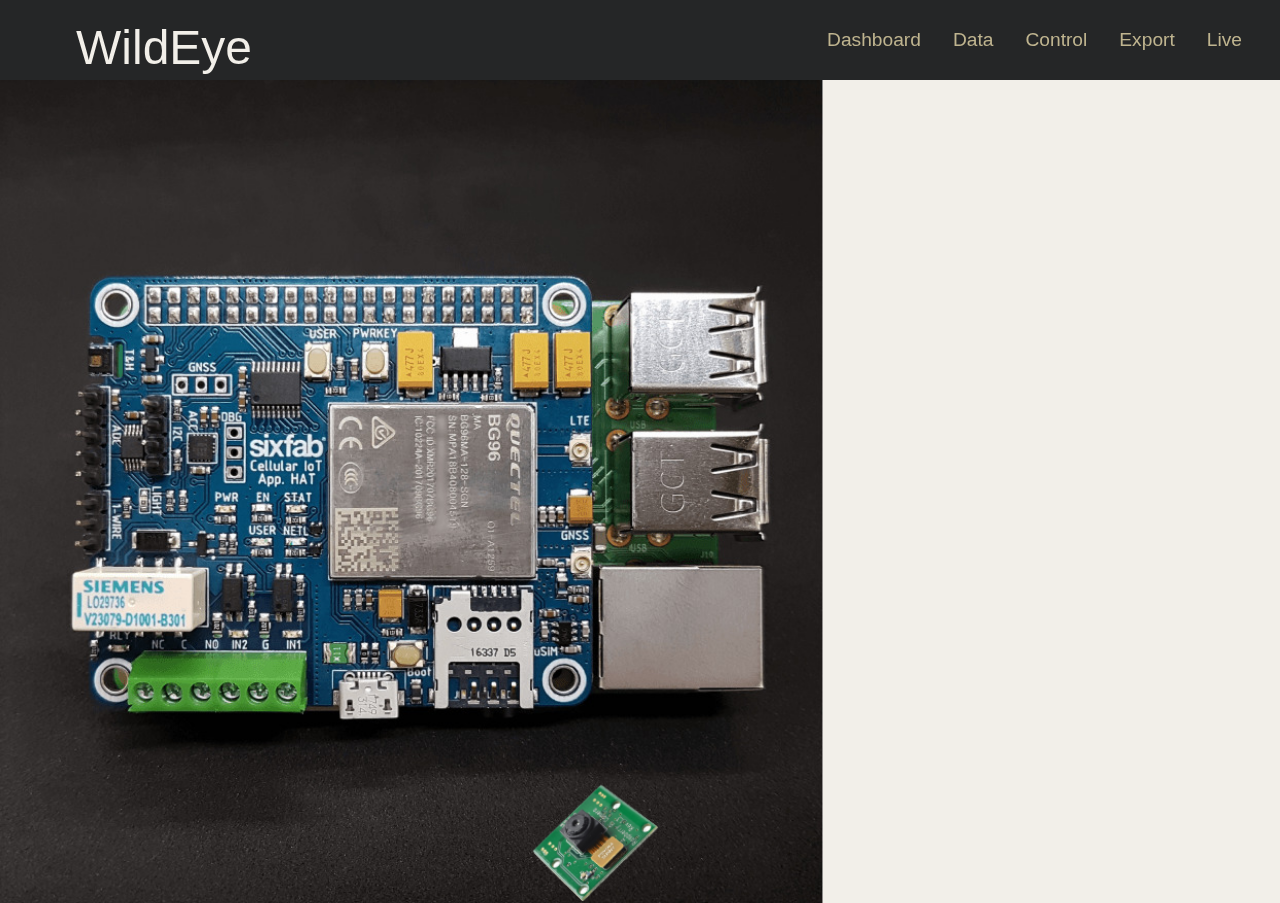
<file: public/control.html>
<!DOCTYPE html>
<html>
    <head>
        <link rel="stylesheet" href="https://maxcdn.bootstrapcdn.com/bootstrap/4.5.2/css/bootstrap.min.css">
        <link rel="stylesheet" href="style3.css">
        <link rel="stylesheet" href="https://use.fontawesome.com/releases/v5.15.2/css/all.css" integrity="sha384-vSIIfh2YWi9wW0r9iZe7RJPrKwp6bG+s9QZMoITbCckVJqGCCRhc+ccxNcdpHuYu" crossorigin="anonymous">
        
        <script src="https://ajax.googleapis.com/ajax/libs/jquery/3.1.0/jquery.min.js"></script>
        
        <script src="https://maxcdn.bootstrapcdn.com/bootstrap/3.3.7/js/bootstrap.min.js"></script>
        <title>Animatic</title>
    </head>
    <body>
        <nav class="navbar">
            <div class="navbar__container">
                <a href="index.html" id="navbar__logo">WildEye</a>
                <div class="navbar__toggle" id="mobile-menu">
                    <span class="bar"></span>
                    <span class="bar"></span>
                    <span class="bar"></span>
                </div>
                <ul class="navbar__menu">
                    <li class="navbar__item">
                        <a href="index.html" class="navbar__links">Dashboard</a>
                    </li>
                    <li class="navbar__item">
                        <a href="data.html" class="navbar__links">Data</a>
                    </li>
                    <li class="navbar__item">
                        <a href="control.html" class="navbar__links">Control</a>
                    </li>
                    <li class="navbar__item">
                        <a href="/" class="navbar__links">Export</a>
                    </li>
                    <li class="navbar__item">
                        <a href="/" class="navbar__links">Live</a>
                    </li>
                </ul>
            </div>
        </nav>
        <div class="main__images"> 
            <div class="row">
                <div class="col-8">
                <div class="parts">             
                    <div class="hvrbox">
                        <img src="images/cutImage/image_part_001.jpg"  class="hvrbox-layer_bottom">
                    </div>
                    <div class="hvrbox">
                        <img src="images/cutImage/image_part_002.jpg"  class="hvrbox-layer_bottom">
                    </div>
                    <div class="hvrbox">
                        <img src="images/cutImage/image_part_003.jpg"  class="hvrbox-layer_bottom">
                    </div>
                    <div class="hvrbox">
                        <img src="images/cutImage/image_part_004.jpg"  class="hvrbox-layer_bottom">
                    </div>
                    <div class="hvrbox">
                        <img src="images/cutImage/image_part_005.jpg"  class="hvrbox-layer_bottom">
                    </div>
                </div>
                <div class="parts">   
                    <div class="hvrbox">
                        <img src="images/cutImage/image_part_006.jpg"  class="hvrbox-layer_bottom">
                        <div class="hvrbox-layer_top">
                            <div class="hvrbox-text">
                                <a href="camera.html">
                                    <button>Temperature</button>
                                </a></div>
                        </div>
                    </div>
                    <div class="hvrbox">
                        <img src="images/cutImage/image_part_007.jpg"  class="hvrbox-layer_bottom">
                        
                    </div>
                    <div class="hvrbox">
                        <img src="images/cutImage/image_part_008.jpg"  class="hvrbox-layer_bottom">
                        
                    </div>
                    <div class="hvrbox">
                        <img src="images/cutImage/image_part_009.jpg"  class="hvrbox-layer_bottom">
                        
                    </div>
                    <div class="hvrbox">
                        <img src="images/cutImage/image_part_010.jpg"  class="hvrbox-layer_bottom">
                        
                    </div>
                </div>
                <div class="parts">   
                    <div class="hvrbox">
                        <img src="images/cutImage/image_part_011.jpg"  class="hvrbox-layer_bottom">
                        
                    </div>
                    <div class="hvrbox">
                        <img src="images/cutImage/image_part_012.jpg"  class="hvrbox-layer_bottom">
                        <div class="hvrbox-layer_top">
                            <div class="hvrbox-text" id="Acc">
                                <a href="camera.html">
                                    <button>Accelerometer</button>
                                </a>
                            </div>
                        </div>
                    </div>
                    <div class="hvrbox">
                        <img src="images/cutImage/image_part_013.jpg"  class="hvrbox-layer_bottom">
                    </div>
                    <div class="hvrbox">
                        <img src="images/cutImage/image_part_014.jpg"  class="hvrbox-layer_bottom">
                        <div class="hvrbox-layer_top">
                            <div class="hvrbox-text">
                                <a href="camera.html">
                                    <button>GPS</button>
                                </a>
                            </div>
                        </div>
                    </div>
                    <div class="hvrbox">
                        <img src="images/cutImage/image_part_015.jpg"  class="hvrbox-layer_bottom">
                    </div>
                </div>

                <div class="parts">   
                    <div class="hvrbox">
                        <img src="images/cutImage/image_part_016.jpg"  class="hvrbox-layer_bottom">
                    </div>
                    <div class="hvrbox">
                        <img src="images/cutImage/image_part_017.jpg"  class="hvrbox-layer_bottom">
                    </div>
                    <div class="hvrbox">
                        <img src="images/cutImage/image_part_018.jpg"  class="hvrbox-layer_bottom">
                    </div>
                    <div class="hvrbox">
                        <img src="images/cutImage/image_part_019.jpg"  class="hvrbox-layer_bottom">
                    </div>
                    <div class="hvrbox">
                        <img src="images/cutImage/image_part_020.jpg"  class="hvrbox-layer_bottom">
                    </div>
                </div>
                <div class="parts">   
                    <div class="hvrbox">
                        <img src="images/cutImage/image_part_021.jpg"  class="hvrbox-layer_bottom">
                    </div>
                    <div class="hvrbox">
                        <img src="images/cutImage/image_part_022.jpg"  class="hvrbox-layer_bottom">
                    </div>
                    <div class="hvrbox">
                        <img src="images/cutImage/image_part_023.jpg"  class="hvrbox-layer_bottom">
                    </div>
                    <div class="hvrbox">
                        <img src="images/image (1).png" onclick="myFunction()"  id="cam" class="hvrbox-layer_bottom">
                        <div class="hvrbox-layer_top">
                            <div class="hvrbox-text">
                                <a href="camera.html">
                                    <button>Camera</button>
                                </a>
                                
                            </div>
                        </div>
                    </div>
                    <div class="hvrbox">
                        <img src="images/cutImage/image_part_025.jpg"  class="hvrbox-layer_bottom">
                    </div>
                </div>
            </div>
        </div>
        <div class="col-4">

        </div>
    </div>
    

    <!-- Control menu -->
    
    <!--  -->
    </body>
</html>
</file>
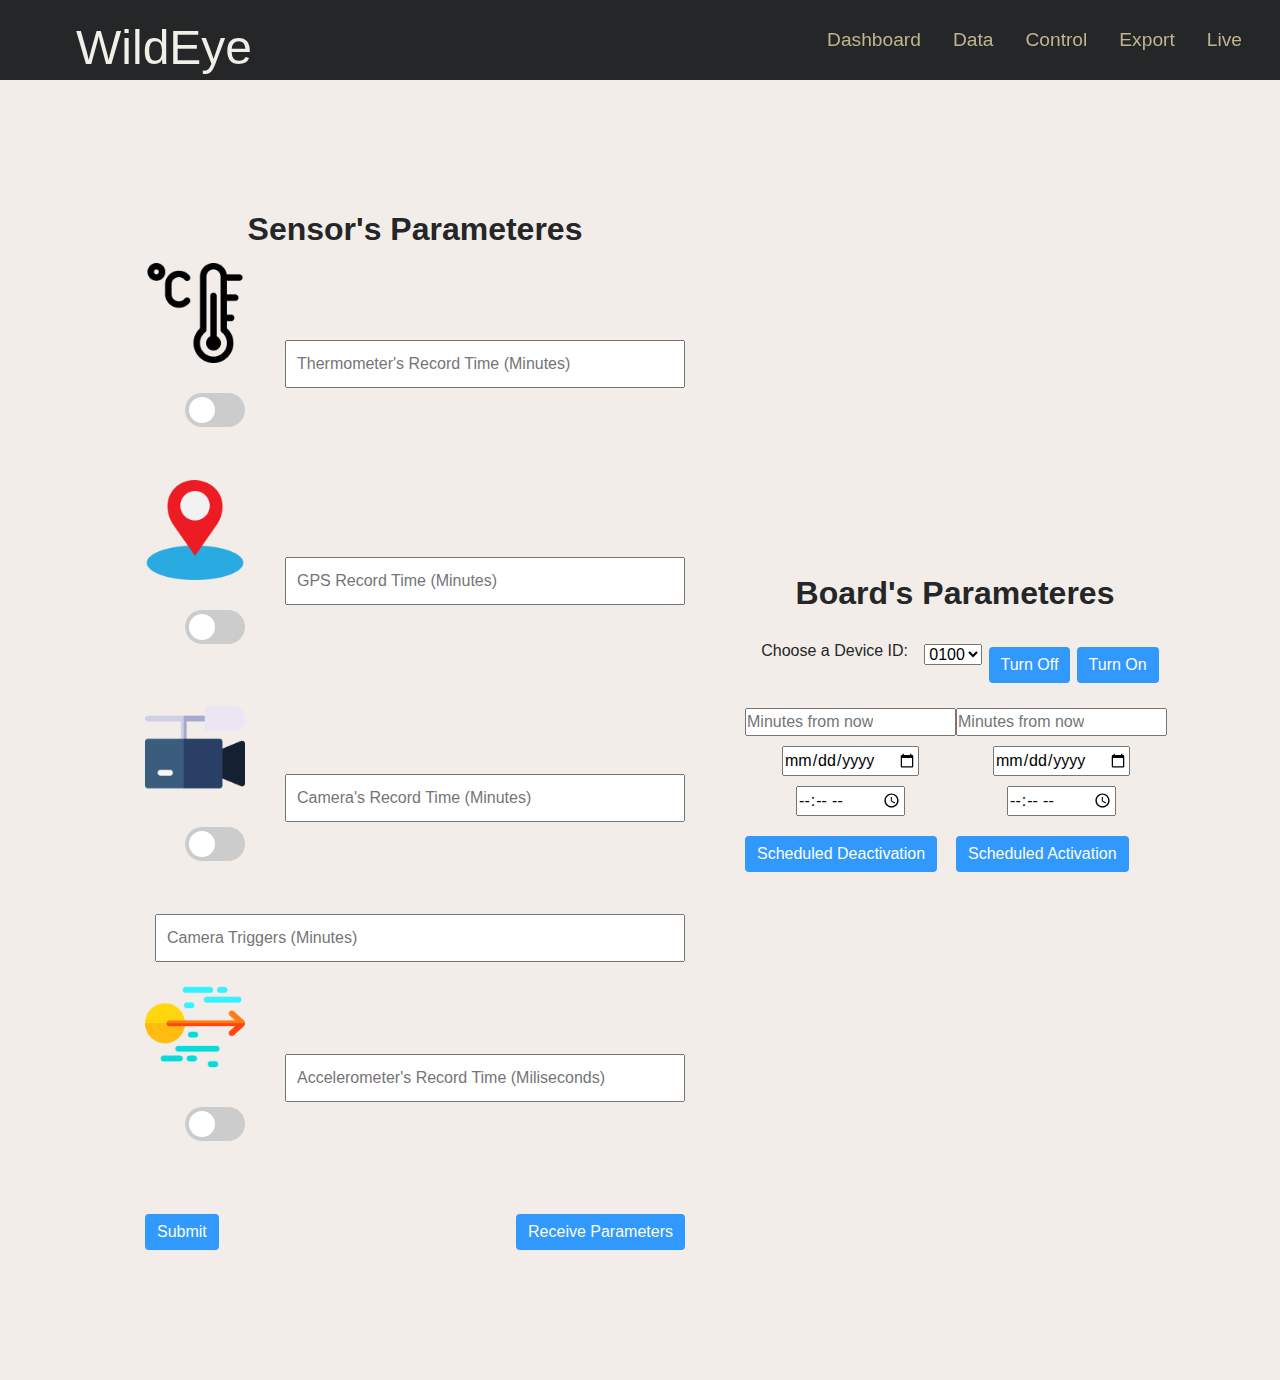
<file: public/control1.html>
<!DOCTYPE html>
<html>
    <head>
        <link rel="stylesheet" href="https://maxcdn.bootstrapcdn.com/bootstrap/4.5.2/css/bootstrap.min.css">
        <link rel="stylesheet" href="style3_1.css">
        <link rel="stylesheet" href="https://use.fontawesome.com/releases/v5.15.2/css/all.css" integrity="sha384-vSIIfh2YWi9wW0r9iZe7RJPrKwp6bG+s9QZMoITbCckVJqGCCRhc+ccxNcdpHuYu" crossorigin="anonymous">
        
        <script src="https://ajax.googleapis.com/ajax/libs/jquery/3.1.0/jquery.min.js"></script>
        
        <script src="https://maxcdn.bootstrapcdn.com/bootstrap/3.3.7/js/bootstrap.min.js"></script>
        <title>Control</title>
    </head>
    <body>
        <nav class="navbar">
            <div class="navbar__container">
                <a href="index.html" id="navbar__logo">WildEye</a>
                <div class="navbar__toggle" id="mobile-menu">
                    <span class="bar"></span>
                    <span class="bar"></span>
                    <span class="bar"></span>
                </div>
                <ul class="navbar__menu">
                    <li class="navbar__item">
                        <a href="index.html" class="navbar__links">Dashboard</a>
                    </li>
                    <li class="navbar__item">
                        <a href="data.html" class="navbar__links">Data</a>
                    </li>
                    <li class="navbar__item">
                        <a href="control1.html" class="navbar__links">Control</a>
                    </li>
                    <li class="navbar__item">
                        <a href="export.html" class="navbar__links">Export</a>
                    </li>
                    <li class="navbar__item">
                        <a href="live.html" class="navbar__links">Live</a>
                    </li>
                </ul>
            </div>
        </nav>
    
        <!-- Control menu -->
        
           
        <div class="row">
            <div class="col-7">
                <div class="con">
                    
                        <form action="/action_page.php" >
                            <h2>Sensor's Parameteres</h2>
                            <div class="input-container">
                                <div class="icon">
                                    <img src="images/thermometer.png" >
                                    <div class="switch_box">
                                    <label class="switch">
                                        <input type="checkbox">
                                        <span class="slider round"></span>
                                      </label>
                                    </div>
                            </div>
                                <input class="input-field" type="text" placeholder="Thermometer's Record Time (Minutes)" name="usrnm">
                            </div>
                        
                            <div class="input-container">
                                <div class="icon">
                                    <img src="images/gps.png" >
                                    <div class="switch_box">
                                    <label class="switch">
                                        <input type="checkbox">
                                        <span class="slider round"></span>
                                      </label>
                                    </div>
                                </div>
                              <input class="input-field" type="text" placeholder="GPS Record Time (Minutes)" name="email">
                            </div>
                            
                            <div class="input-container">
                                <div class="icon">
                                    <img src="images/video-camera.png" >
                                    <div class="switch_box">
                                    <label class="switch">
                                        <input type="checkbox">
                                        <span class="slider round"></span>
                                      </label>
                                    </div>
                                </div>
                              <input class="input-field" type="text" placeholder="Camera's Record Time (Minutes)" name="psw">
                            </div>
                            <div class="input-container">
                                
                                <input class="input-field" type="text" placeholder="Camera Triggers (Minutes)" name="psw">
                            </div>

                            <div class="input-container">
                                <div class="icon">
                                    <img src="images/acceleration.png" >
                                    <div class="switch_box">
                                    <label class="switch">
                                        <input type="checkbox">
                                        <span class="slider round"></span>
                                      </label>
                                    </div>
                                </div>
                                <input class="input-field" type="text" placeholder="Accelerometer's Record Time (Miliseconds)" name="psw">
                            </div>

                            
                            <div class="btns">
                                <button type="submit" class="btn">Submit</button>
                                <button type="submit" class="btn">Receive Parameters</button>
                            </div>
                            
                          </form>
                </div>
                </div>
            
                <div class="col-5">
                <div class="parameters_board">
                        <form action="/action_page.php">
                            <h2>Board's Parameteres</h2>
                            <div class="input-container">
                                <label for="cars">Choose a Device ID:</label>
                                <select name="cars" id="cars">
                                  <option value="tagid">0100</option>
                                  <option value="tagid">1010</option>
                                  <option value="tagid">0001</option>
                                  <option value="tagid">0002</option>
                                </select>
                               
                                    <button class="btn"><i class="fa fa-power-off"></i> Turn Off</button>
                                    <button type="submit" class="btn"><i class="fa fa-power-off"></i> Turn On</button>
                                
                            </div>

                           
                            

                            <div class="input-container">
                                <div class="turnon">
                                    <input id="input-field" type="text" placeholder="Minutes from now" name="psw">
                                    <input id="input-field" type="date">
                                    <input id="input-field" type="time">
                                    <button type="submit" class="btn"> Scheduled Deactivation</button>
                                </div>
                                <div class="Sutdown">
                                    <input id="input-field" type="text" placeholder="Minutes from now" name="psw">
                                    <input id="input-field" type="date">
                                    <input id="input-field" type="time">
                                    <div class="btns">
                                    <button type="submit" class="btn"> Scheduled Activation</button>
                                    </div>
                                </div>
                      
                            </div>
                          
                            
                          </form>
                </div>
                </div>
                </div>
            </div>

            
            
        
        <!--  -->
    </body>
</html>
</file>
<file: public/style3.css>
* {
    box-sizing: border-box;
    margin: 0;
    padding: 0;
    font-family: 'Quicksand', sans-serif;
    
  }
   body {
     background-color:#F2EFE9;
   }
  .navbar {
    background: #252627;
    height: 80px;
    display: flex;
    justify-content: center;
    align-items: center;
    font-size: 1.2rem;
    position: sticky;
    top: 0;
    z-index: 999;
    width: 100%;
  }
  
  .navbar__container {
    display: flex;
    justify-content: space-between;
    height: 80px;
    z-index: 1;
    width: 100%;
    max-width: 100%;
    margin-right: 1px;
    margin-left: 10px;
    padding-right: 5px;
    padding-left: 50px;
  }
  
  #navbar__logo {
    background-color: #F2EFE9;
    /* background-image: linear-gradient(to top, #6E7DAB 0%, #5762D5 100%); */
    background-size: 100%;
    -webkit-background-clip: text;
    -moz-background-clip: text;
    -webkit-text-fill-color: transparent;
    -moz-text-fill-color: transparent;
    display: flex;
    align-items: center;
    cursor: pointer;
    text-decoration: none;
    font-size: 3rem;
    font-family: 'Quicksand', sans-serif;
  }
  

  
  .navbar__menu {
    display: flex;
    align-items: center;
    list-style: none;
    text-align: center;
  }
  
  .navbar__item {
    height: 80px;
  }
  
  .navbar__links {
    color: #BFB48F;
    display: flex;
    align-items: center;
    justify-content: center;
    text-decoration: none;
    padding: 0 1rem;
    height: 100%;
   
    font-family: 'Quicksand', sans-serif;
  }

  
  .button:hover {
    background: #F2EFE9;
    transition: all 0.3s ease;
  }
  
  .navbar__links:hover {
    color: #BFB48F;
    background: #F2EFE9;
    transition: all 0.3s ease;
  }
  
  @media screen and (max-width: 960px) {
    .navbar__container {
      display: flex;
      justify-content: space-between;
      height: 80px;
      z-index: 1;
      width: 100%;
      max-width: 1300px;
      padding: 0;
    }
  
    .navbar__menu {
      display: grid;
      grid-template-columns: auto;
      margin: 0;
      width: 100%;
      position: absolute;
      top: -1000px;
      opacity: 1;
      transition: all 0.5s ease;
      height: 50vh;
      z-index: -1;
    }
  
    .navbar__menu.active {
      background: #131313;
      top: 100%;
      opacity: 1;
      transition: all 0.5s ease;
      z-index: 99;
      height: 50vh;
      font-size: 1.6rem;
    }
  
    #navbar__logo {
      padding-left: 25px;
    }
  
    .navbar__toggle .bar {
      width: 25px;
      height: 3px;
      margin: 5px auto;
      transition: all 0.3s ease-in-out;
      background: #fff;
    }
  
    .navbar__item {
      width: 100%;
    }
  
    .navbar__links {
      text-align: center;
      padding: 2rem;
      width: 100%;
      display: table;
    }
  
    .navbar__btn {
      padding-bottom: 2rem;
    }
  
    .button {
      display: flex;
      justify-content: center;
      align-items: center;
      width: 80%;
      height: 80px;
      margin: 0;
    }
  
    #mobile-menu {
      position: absolute;
      top: 20%;
      right: 5%;
      transform: translate(5%, 20%);
    }
  
    .navbar__toggle .bar {
      display: block;
      cursor: pointer;
    }
  
    #mobile-menu.is-active .bar:nth-child(2) {
      opacity: 0;
    }
  
    #mobile-menu.is-active .bar:nth-child(1) {
      transform: translateY(8px) rotate(45deg);
    }
  
    #mobile-menu.is-active .bar:nth-child(3) {
      transform: translateY(-8px) rotate(-45deg);
    }
  }

  .row {
        
    display: flex;
    max-width: 100%;
    flex-wrap: wrap;
    align-items: top;

}

.row::after {
    display: table;
    clear: both;
    content: "";
}

.col-1 {width: 8.33%;}
.col-2 {width: 16.66%;}
.col-3 {width: 25%;}
.col-4 {width: 33.33%; }
.col-5 {width: 41.66%;}
.col-6 {width: 50%; }
.col-7 {width: 58.33%;}
.col-8 {width: 66.66%; }
.col-9 {width: 75%;}
.col-10 {width: 83.33%;}
.col-11 {width: 91.66%;}
.col-12 {width: 100%;}

  .main__images {
    width: 100%;
    
    display:block;
    background-color:#F2EFE9;
    
  }
   .parts {
       display: flex;
   }

  img {
      
      width: 100%;
      height: 100%;
     
  }

  .popover-body {
    text-align: center;
  }
  @media (min-width: 992px) {
    .spaces {
      display: flex;
      flex-direction: row;
    }
  }

  .hvrbox,
  .hvrbox * {
    box-sizing: border-box;
  }
  .hvrbox {
    position: relative;
    display: flex;
    overflow: hidden;
    width: 100%;
    height: 100%;
   
  }
  .hvrbox img {
    max-width: 100%;
  }
  .hvrbox .hvrbox-layer_bottom {
    display: flex;
    
    
  }
  .hvrbox .hvrbox-layer_top {
    opacity: 0;
    position: absolute;
    top: 0;
    left: 0;
    right: 0;
    bottom: 0;
    width: 100%;
    height: 100%;
    
    color: #fff;
    
    padding: 15px;
    
    -moz-transition: all 0.4s ease-in-out 0s;
    -webkit-transition: all 0.4s ease-in-out 0s;
    -ms-transition: all 0.4s ease-in-out 0s;
    transition: all 0.4s ease-in-out 0s;
  }
  .hvrbox:hover .hvrbox-layer_top,
  .hvrbox.active .hvrbox-layer_top {
    opacity: 1;
  
  }
  .hvrbox .hvrbox-text {
    text-align: center;
    font-size: 30px;
    font-weight:bolder;
    display: inline-block;
    position: absolute;
    top: 50%;
    left: 50%;
   
    -moz-transform: translate(-50%, -50%);
    -webkit-transform: translate(-50%, -50%);
    -ms-transform: translate(-50%, -50%);
    transform: translate(-50%, -50%);
  }
  .hvrbox .hvrbox-text_mobile {
    font-size: auto;


    display: none;
  }
  .hvrbox.active .hvrbox-text_mobile {
    display: block;
  }

  #Acc{
    padding-bottom: 60px;
    font-size: 27px;
  }


  /*  */
 

  /*  */
</file>
<file: public/style3_1.css>
* {
    box-sizing: border-box;
    margin: 0;
    padding: 0;
    font-family: 'Quicksand', sans-serif;
    
  }
   body {
    background-color:#f2ede9;
    /* background-image: url('images/pexels-craig-dennis-57007.jpg'); */
    background-repeat: no-repeat;
    background-attachment: fixed;
    background-size: cover;
    background-blend-mode:multiply;
    margin-bottom: 20px;;
    
   }
  .navbar {
    background: #252627;
    height: 80px;
    display: flex;
    justify-content: center;
    align-items: center;
    font-size: 1.2rem;
    position: sticky;
    top: 0;
    z-index: 999;
    width: 100%;
  }
  
  .navbar__container {
    display: flex;
    justify-content: space-between;
    height: 80px;
    z-index: 1;
    width: 100%;
    max-width: 100%;
    margin-right: 1px;
    margin-left: 10px;
    padding-right: 5px;
    padding-left: 50px;
  }
  
  #navbar__logo {
    background-color: #F2EFE9;
    /* background-image: linear-gradient(to top, #6E7DAB 0%, #5762D5 100%); */
    background-size: 100%;
    -webkit-background-clip: text;
    -moz-background-clip: text;
    -webkit-text-fill-color: transparent;
    -moz-text-fill-color: transparent;
    display: flex;
    align-items: center;
    cursor: pointer;
    text-decoration: none;
    font-size: 3rem;
    font-family: 'Quicksand', sans-serif;
  }
  

  
  .navbar__menu {
    display: flex;
    align-items: center;
    list-style: none;
    text-align: center;
  }
  
  .navbar__item {
    height: 80px;
  }
  
  .navbar__links {
    color: #BFB48F;
    display: flex;
    align-items: center;
    justify-content: center;
    text-decoration: none;
    padding: 0 1rem;
    height: 100%;
   
    font-family: 'Quicksand', sans-serif;
  }

  
  /* .button:hover {
    background: #F2EFE9;
    transition: all 0.3s ease;
  } */
  
  .navbar__links:hover {
    color: #BFB48F;
    background: #F2EFE9;
    transition: all 0.3s ease;
  }
  
  @media screen and (max-width: 960px) {
    .navbar__container {
      display: flex;
      justify-content: space-between;
      height: 80px;
      z-index: 1;
      width: 100%;
      max-width: 1300px;
      padding: 0;
    }
  
    .navbar__menu {
      display: grid;
      grid-template-columns: auto;
      margin: 0;
      width: 100%;
      position: absolute;
      top: -1000px;
      opacity: 1;
      transition: all 0.5s ease;
      height: 50vh;
      z-index: -1;
    }
  
    .navbar__menu.active {
      background: #131313;
      top: 100%;
      opacity: 1;
      transition: all 0.5s ease;
      z-index: 99;
      height: 50vh;
      font-size: 1.6rem;
    }
  
    #navbar__logo {
      padding-left: 25px;
    }
  
    .navbar__toggle .bar {
      width: 25px;
      height: 3px;
      margin: 5px auto;
      transition: all 0.3s ease-in-out;
      background: #fff;
    }
  
    .navbar__item {
      width: 100%;
    }
  
    .navbar__links {
      text-align: center;
      padding: 2rem;
      width: 100%;
      display: table;
    }
  
    .navbar__btn {
      padding-bottom: 2rem;
    }

  
    #mobile-menu {
      position: absolute;
      top: 20%;
      right: 5%;
      transform: translate(5%, 20%);
    }
  
    .navbar__toggle .bar {
      display: block;
      cursor: pointer;
    }
  
    #mobile-menu.is-active .bar:nth-child(2) {
      opacity: 0;
    }
  
    #mobile-menu.is-active .bar:nth-child(1) {
      transform: translateY(8px) rotate(45deg);
    }
  
    #mobile-menu.is-active .bar:nth-child(3) {
      transform: translateY(-8px) rotate(-45deg);
    }
  }

  .row {
    margin:100px;
    display: flex;
    max-width: 100%;
    flex-wrap: wrap;
    align-items: center;
    height: auto;
  

}

.row::after {
    display: table;
    clear: both;
    content: "";
    
}

.col-1 {width: 8.33%;}
.col-2 {width: 16.66%;}
.col-3 {width: 25%;}
.col-4 {width: 33.33%; }
.col-5 {width: 41.66%;
        align-items: left;
        align-content: space-between;
        }
.col-6 {width: 50%; }
.col-7 {width: 58.33%;}
.col-8 {width: 66.66%; }
.col-9 {width: 75%;}
.col-10 {width: 83.33%;}
.col-11 {width: 91.66%;}
.col-12 {width: 100%;}

.icons {
    display: flex;
    box-sizing: border-box;
    padding: 20px;
    padding-top: 100px;
    justify-content: center;
}

img {
    width: 100px;
    margin: auto;
}

.icon {
    
    margin: auto;
}

/* The switch - the box around the slider */
.switch_box {
    display: flex;
    justify-content: center;
    align-items: center;
    padding:30px;
}
.switch {
    position: relative;
    display: flex;
    align-items: center;
    justify-content: center;
    width: 60px;
    height: 34px;
  }
  
  /* Hide default HTML checkbox */
  .switch input {
    opacity: 0;
    width: 0;
    height: 0;
  }
  
  /* The slider */
  .slider {
    position: absolute;
    cursor: pointer;
    top: 0;
    left: 0;
    right: 0;
    bottom: 0;
    background-color: #ccc;
    -webkit-transition: .4s;
    transition: .4s;
  }
  
  .slider:before {
    position: absolute;
    content: "";
    height: 26px;
    width: 26px;
    left: 4px;
    bottom: 4px;
    background-color: white;
    -webkit-transition: .4s;
    transition: .4s;
  }
  
  input:checked + .slider {
    background-color: dodgerblue;
  }
  
  input:focus + .slider {
    box-shadow: 0 0 1px dodgerblue;
  }
  
  input:checked + .slider:before {
    -webkit-transform: translateX(26px);
    -ms-transform: translateX(26px);
    transform: translateX(26px);
  }
  
  /* Rounded sliders */
  .slider.round {
    border-radius: 34px;
  }
  
  .slider.round:before {
    border-radius: 50%;
  }



  .input-container {

    display: flex;
    width: 100%;
    margin-bottom: 15px;
    margin-top: 15px;
    align-items: center;
    align-content: space-around;
    justify-content: space-evenly;
  }
  
  .icon1 {
    padding: 10px;
    background: dodgerblue;
    color: white;
    min-width: 50px;
    text-align: center;
  }
  
  .input-field {
    width: 100%;
    padding: 10px;
    outline: none;
    margin-left: 10px;
  }

  #input-field {
    display: flex;
    justify-content: left;
    justify-items: left;
  }
  
  .input-field:focus {
    border: 2px solid dodgerblue;
  }
  
  /* Set a style for the submit button */
  .btn {
    background-color: dodgerblue;
    color: white;
    /* padding: 15px 20px; */
    border: none;
    cursor: pointer;
   
    opacity: 0.9;
    /* margin:10px; */
    margin-top: 20px;
 
  }

  
  .btn:hover {
    opacity: 1;
  }

  .con {
    display: flex;
    
  }

  .parameters_sensor {
    display: flex;
    width: 100%;
    
  }

  input {
    margin: auto;
  }


h2 {
  text-align: center;
  color: #252627;
  font-weight: bold;
}

.btns{
  display: flex;

  justify-content: space-between;
}

select {
  margin-left: 10px;
 
}
label {
  color:#252627;
  margin-left: 10px;
}

.parameters_board {
  display: flex;
  width: 100%;
 
  
  
}
form {
  width: 100%;
}

.con { 
display: flex;
justify-content: top;
align-items: left;
width: 100%;
padding: 30px;
 

}

#input-field {
  margin-top: 10px;
}
</file>
